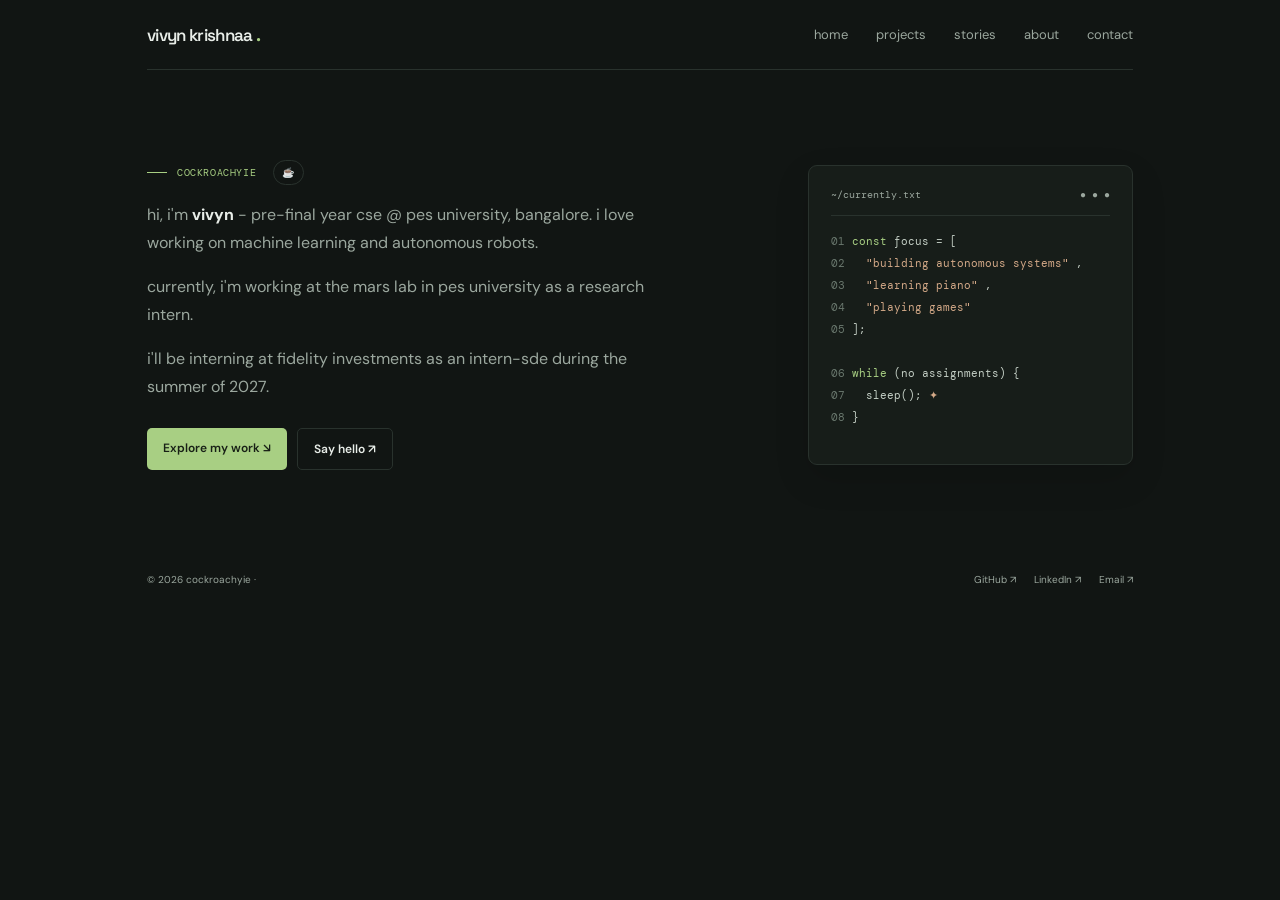
<file: index.html>
<!DOCTYPE html>
<html lang="en">
  <head>
    <meta charset="utf-8"/>
    <meta content="width=device-width, initial-scale=1" name="viewport"/>
    <meta content="#111513" name="theme-color"/>
    <meta content="Vivyn Krishnaa's Portfolio Website" name="description"/>
    <title>
      cockroachyie.dev
    </title>
    <link href="style.css" rel="stylesheet"/>
  </head>
  <body>
    <div class="wrap">
      <header class="topbar">
        <a class="brand" href="#top">
          vivyn krishnaa
          <span>
            <b>
              .
            </b>
          </span>
        </a>
        <nav class="nav">
          <a href="index.html">
            home
          </a>
          <a href="projects.html">
            projects
          </a>
           <a href="stories.html">
            stories
          </a>
          <a href="about.html">
            about
          </a>
          <a href="contact.html">
            contact
          </a>
        </nav>
      </header>
      <main id="top">
        <section class="hero">
          <div>
            <div class="eyebrow">
              cockroachyie
              <span class="sticker">
                ☕
              </span>
            </div>
            <p class="intro">
              hi, i'm
              <strong>
                vivyn
              </strong>
              - pre-final year cse @ pes university, bangalore. i love working on machine learning and autonomous robots.
            </p>
            <p class="intro">
              currently, i'm working at the mars lab in pes university as a research intern.
            </p>
            <p class="intro">
              i'll be interning at fidelity investments as an intern-sde during the summer of 2027.
            </p>
            <div class="actions">
              <a class="button" href="projects.html">
                Explore my work &searrow;
              </a>
              <a class="button secondary" href="contact.html">
                Say hello &nearrow;
              </a>
            </div>
          </div>
          <aside class="card">
            <div class="card-top">
              <span>
                ~/currently.txt
              </span>
              <span>
                ● ● ●
              </span>
            </div>
            <div class="terminal">
              <div>
                <span class="dim">
                  01
                </span>
                <span class="green">
                  const
                </span>
                focus = [
              </div>
              <div>
                <span class="dim">
                  02
                </span>
                &nbsp;
                <span class="orange">
                  "building autonomous systems"
                </span>
                ,
              </div>
              <div>
                <span class="dim">
                  03
                </span>
                &nbsp;
                <span class="orange">
                  "learning piano"
                </span>
                ,
              </div>
              <div>
                <span class="dim">
                  04
                </span>
                &nbsp;
                <span class="orange">
                  "playing games"
                </span>
              </div>
              <div>
                <span class="dim">
                  05
                </span>
                ];
              </div>
              <br/>
              <div>
                <span class="dim">
                  06
                </span>
                <span class="green">
                  while
                </span>
                (no assignments) {
              </div>
              <div>
                <span class="dim">
                  07
                </span>
                &nbsp; sleep();
                <span class="orange">
                  ✦
                </span>
              </div>
              <div>
                <span class="dim">
                  08
                </span>
                }
              </div>
            </div>
          </aside>
        </section>
      </main>
      <footer>
        <span>
          &copy; 2026 cockroachyie &middot; 
        </span>
        <div class="socials">
          <a href="https://github.com/cockroachyie">
            GitHub &nearrow;
          </a>
          <a href="https://www.linkedin.com/in/vivyn-krishnaa-90a889230/">
            LinkedIn &nearrow;
          </a>
          <a href="contact.html">
            Email &nearrow;
          </a>
        </div>
      </footer>
    </div>
  </body>
</html>
</file>
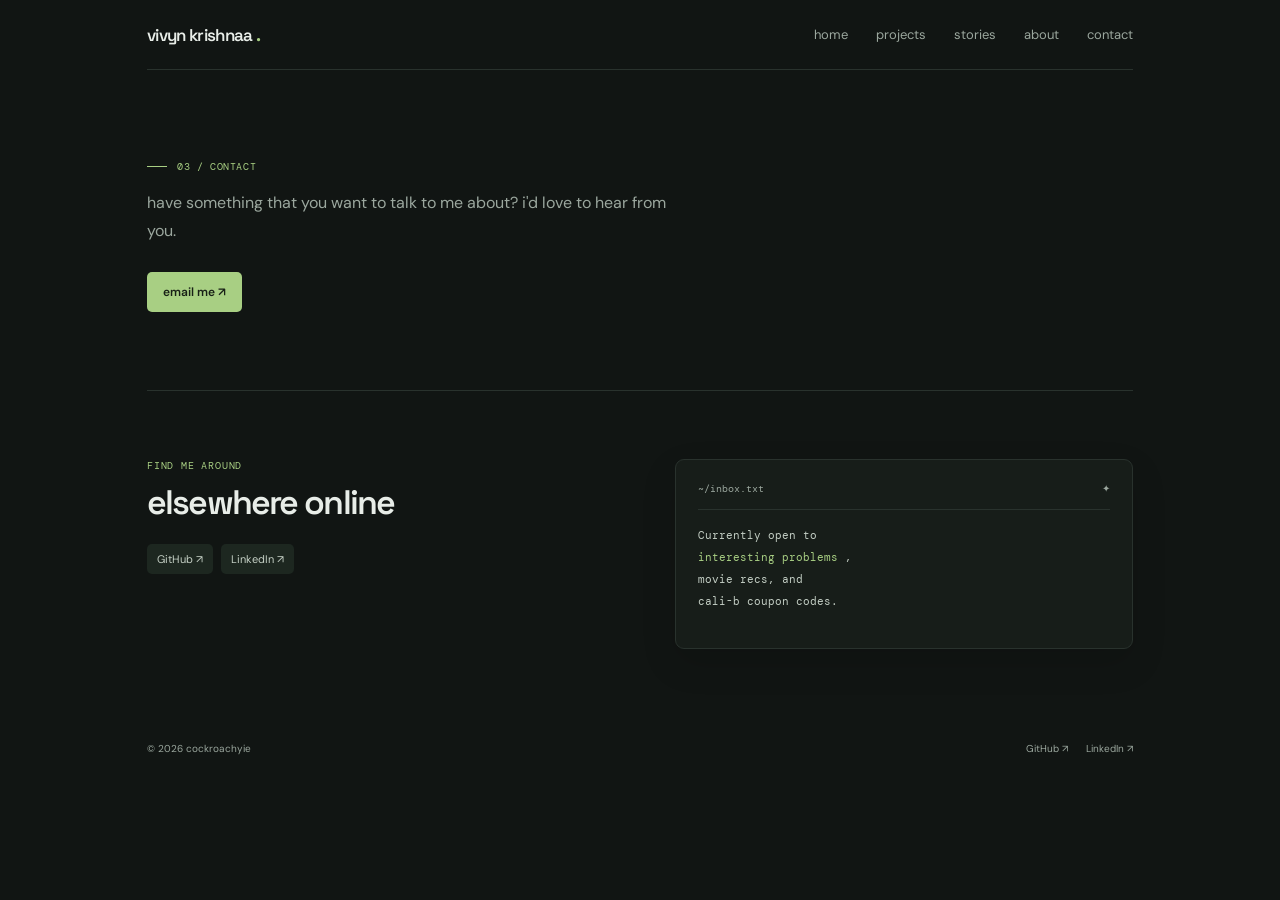
<file: contact.html>
<!DOCTYPE html>
<html lang="en">
  <head>
    <meta charset="utf-8"/>
    <meta content="width=device-width, initial-scale=1" name="viewport"/>
    <meta content="#111513" name="theme-color"/>
    <title>
      cockroachyie.me - contact me
    </title>
    <link href="style.css" rel="stylesheet"/>
  </head>
  <body>
    <div class="wrap">
      <header class="topbar">
        <a class="brand" href="index.html">
          vivyn krishnaa
          <b>
            .
          </b>
        </a>
        <nav class="nav">
          <a href="index.html">
            home
          </a>
          <a href="projects.html">
            projects
          </a>
           <a href="stories.html">
            stories
          </a>
          <a href="about.html">
            about
          </a>
          <a href="contact.html">
            contact
          </a>
        </nav>
      </header>
      <main>
        <section class="hero">
          <div>
            <div class="eyebrow">
              03 / Contact
            </div>
            <p class="intro">
              have something that you want to talk to me about? i'd love to hear from you.
            </p>
            <div class="actions">
              <a class="button" href="mailto:vivynkrishnaa@gmail.com">
                email me &nearrow;
              </a>
            </div>
          </div>
        </section>
        <section class="section">
          <div class="about-grid">
            <div>
              <div class="kicker">
                find me around
              </div>
              <h2>
                elsewhere online
              </h2>
              <div class="skills">
                <a class="skill" href="https://github.com/cockroachyie">
                  GitHub &nearrow;
                </a>
                <a class="skill" href="https://www.linkedin.com/in/vivyn-krishnaa-90a889230/">
                  LinkedIn &nearrow;
                </a>
              </div>
            </div>
            <div class="card">
              <div class="card-top">
                <span>
                  ~/inbox.txt
                </span>
                <span>
                  ✦
                </span>
              </div>
              <div class="terminal">
                Currently open to
                <br/>
                <span class="green">
                  interesting problems
                </span>
                ,
                <br/>
                movie recs, and
                <br/>
                cali-b coupon codes.
              </div>
            </div>
          </div>
        </section>
      </main>
      <footer>
        <span>
          &copy; 2026 cockroachyie
        </span>
        <div class="socials">
          <a href="https://github.com/cockroachyie">
            GitHub &nearrow;
          </a>
          <a href="https://www.linkedin.com/in/vivyn-krishnaa-90a889230/">
            LinkedIn &nearrow;
          </a>
        </div>
      </footer>
    </div>
  </body>
</html>
</file>
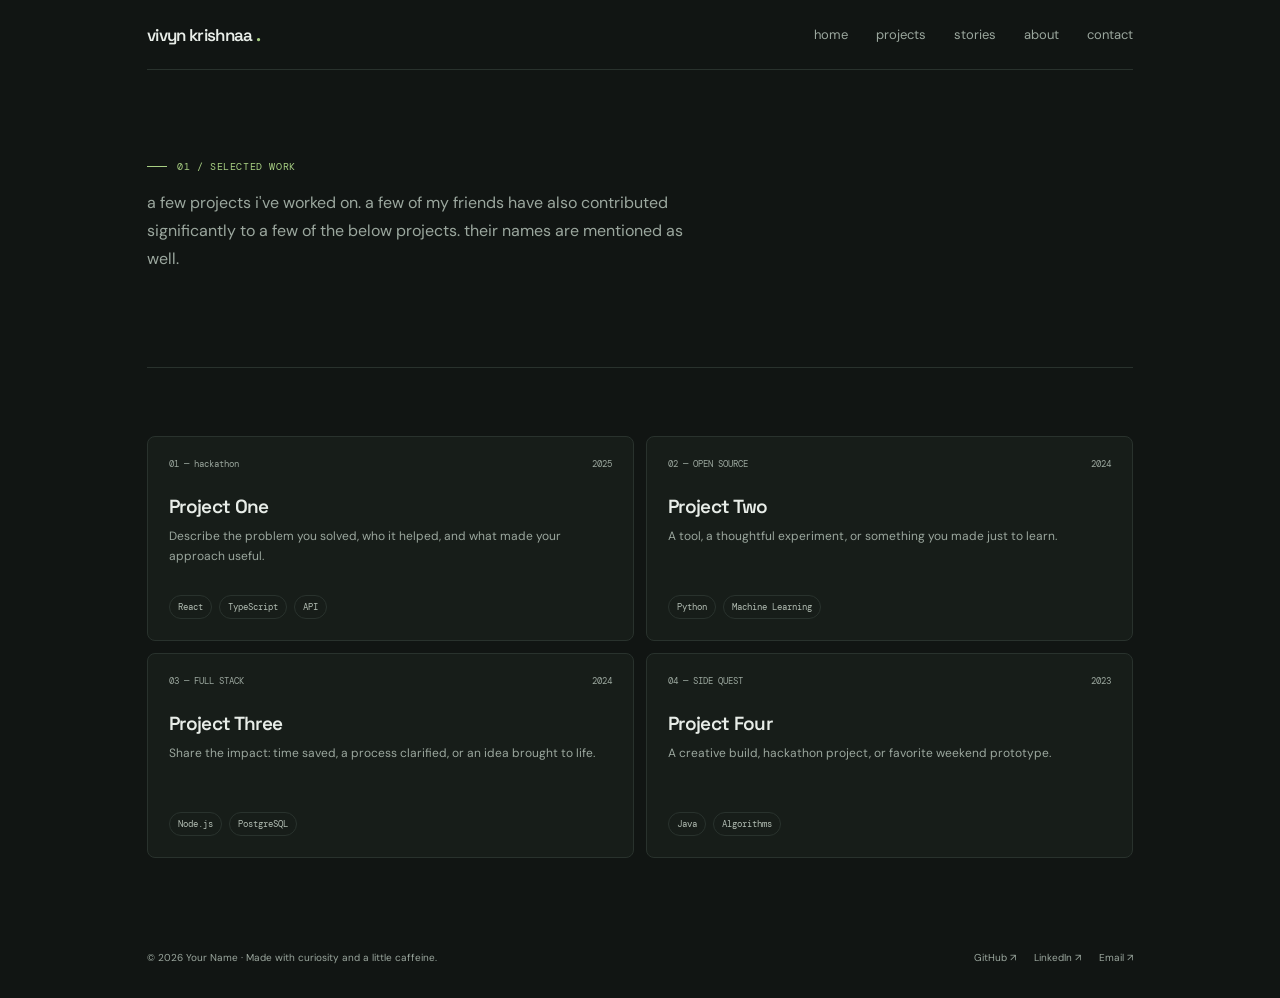
<file: projects.html>
<!DOCTYPE html>
<html lang="en">
  <head>
    <meta charset="utf-8"/>
    <meta content="width=device-width, initial-scale=1" name="viewport"/>
    <meta content="#111513" name="theme-color"/>
    <title>
      cockroachyie.me - projects
    </title>
    <link href="style.css" rel="stylesheet"/>
  </head>
  <body>
    <div class="wrap">
      <header class="topbar">
        <a class="brand" href="index.html">
          vivyn krishnaa
          <b>
            .
          </b>
        </a>
        <nav class="nav">
          <a href="index.html">
            home
          </a>
          <a href="projects.html">
            projects
          </a>
           <a href="stories.html">
            stories
          </a>
          <a href="about.html">
            about
          </a>
          <a href="contact.html">
            contact
          </a>
        </nav>
      </header>
      <main>
        <section class="hero">
          <div>
            <div class="eyebrow">
              01 / Selected work
            </div>
            
            <p class="intro">
              a few projects i've worked on. a few of my friends have also contributed significantly to a few of the below projects. their names are mentioned as well.
            </p>
          </div>
        </section>
        <section class="section">
          <div class="projects">
            <article class="project">
              <div class="project-meta">
                <span>
                  01 &mdash; hackathon
                </span>
                <span>
                  2025
                </span>
              </div>
              <h3>
                Project One
              </h3>
              <p>
                Describe the problem you solved, who it helped, and what made your approach useful.
              </p>
              <div class="tags">
                <span class="tag">
                  React
                </span>
                <span class="tag">
                  TypeScript
                </span>
                <span class="tag">
                  API
                </span>
              </div>
            </article>
            <article class="project">
              <div class="project-meta">
                <span>
                  02 &mdash; OPEN SOURCE
                </span>
                <span>
                  2024
                </span>
              </div>
              <h3>
                Project Two
              </h3>
              <p>
                A tool, a thoughtful experiment, or something you made just to learn.
              </p>
              <div class="tags">
                <span class="tag">
                  Python
                </span>
                <span class="tag">
                  Machine Learning
                </span>
              </div>
            </article>
            <article class="project">
              <div class="project-meta">
                <span>
                  03 &mdash; FULL STACK
                </span>
                <span>
                  2024
                </span>
              </div>
              <h3>
                Project Three
              </h3>
              <p>
                Share the impact: time saved, a process clarified, or an idea brought to life.
              </p>
              <div class="tags">
                <span class="tag">
                  Node.js
                </span>
                <span class="tag">
                  PostgreSQL
                </span>
              </div>
            </article>
            <article class="project">
              <div class="project-meta">
                <span>
                  04 &mdash; SIDE QUEST
                </span>
                <span>
                  2023
                </span>
              </div>
              <h3>
                Project Four
              </h3>
              <p>
                A creative build, hackathon project, or favorite weekend prototype.
              </p>
              <div class="tags">
                <span class="tag">
                  Java
                </span>
                <span class="tag">
                  Algorithms
                </span>
              </div>
            </article>
          </div>
        </section>
      </main>
      <footer>
        <span>
          &copy; 2026 Your Name &middot; Made with curiosity and a little caffeine.
        </span>
        <div class="socials">
          <a href="https://github.com/yourusername">
            GitHub &nearrow;
          </a>
          <a href="https://linkedin.com/in/yourusername">
            LinkedIn &nearrow;
          </a>
          <a href="contact.html">
            Email &nearrow;
          </a>
        </div>
      </footer>
    </div>
  </body>
</html>
</file>
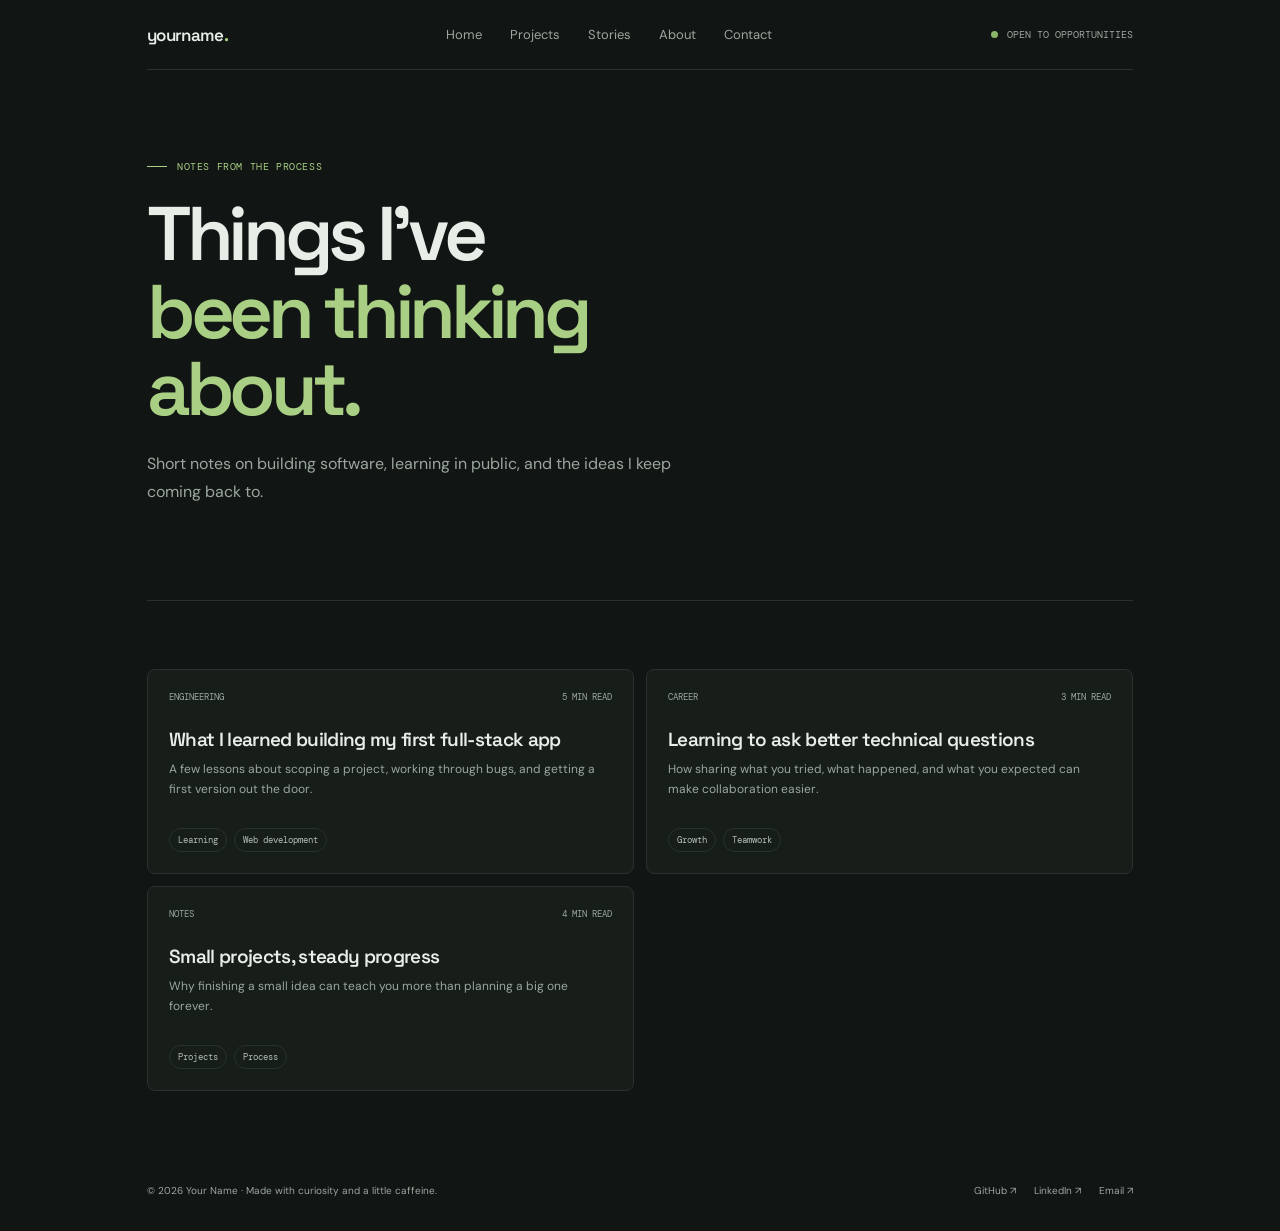
<file: stories.html>
<!doctype html>
<html lang="en">
  <head>
    <meta charset="utf-8" />
    <meta name="viewport" content="width=device-width, initial-scale=1" />
    <meta name="theme-color" content="#111513" />
    <meta
      name="description"
      content="Notes, lessons, and stories by Your Name."
    />
    <title>Stories — Your Name</title>
    <link href="style.css" rel="stylesheet" />
  </head>
  <body>
    <div class="wrap">
      <header class="topbar">
        <a class="brand" href="index.html">yourname<b>.</b></a>

        <nav class="nav">
          <a href="index.html">Home</a>
          <a href="projects.html">Projects</a>
          <a href="stories.html">Stories</a>
          <a href="about.html">About</a>
          <a href="contact.html">Contact</a>
        </nav>

        <div class="availability">
          <span class="dot"></span>
          OPEN TO OPPORTUNITIES
        </div>
      </header>

      <main>
        <section class="hero">
          <div>
            <div class="eyebrow">Notes from the process</div>
            <h1>
              Things I’ve<br />
              <em>been thinking about.</em>
            </h1>
            <p class="intro">
              Short notes on building software, learning in public, and the
              ideas I keep coming back to.
            </p>
          </div>
        </section>

        <section class="section">
          <div class="projects">
            <article class="project">
              <div class="project-meta">
                <span>ENGINEERING</span>
                <span>5 MIN READ</span>
              </div>
              <h3>What I learned building my first full-stack app</h3>
              <p>
                A few lessons about scoping a project, working through bugs,
                and getting a first version out the door.
              </p>
              <div class="tags">
                <span class="tag">Learning</span>
                <span class="tag">Web development</span>
              </div>
            </article>

            <article class="project">
              <div class="project-meta">
                <span>CAREER</span>
                <span>3 MIN READ</span>
              </div>
              <h3>Learning to ask better technical questions</h3>
              <p>
                How sharing what you tried, what happened, and what you expected
                can make collaboration easier.
              </p>
              <div class="tags">
                <span class="tag">Growth</span>
                <span class="tag">Teamwork</span>
              </div>
            </article>

            <article class="project">
              <div class="project-meta">
                <span>NOTES</span>
                <span>4 MIN READ</span>
              </div>
              <h3>Small projects, steady progress</h3>
              <p>
                Why finishing a small idea can teach you more than planning a
                big one forever.
              </p>
              <div class="tags">
                <span class="tag">Projects</span>
                <span class="tag">Process</span>
              </div>
            </article>
          </div>
        </section>
      </main>

      <footer>
        <span>© 2026 Your Name · Made with curiosity and a little caffeine.</span>
        <div class="socials">
          <a href="https://github.com/yourusername">GitHub ↗</a>
          <a href="https://linkedin.com/in/yourusername">LinkedIn ↗</a>
          <a href="contact.html">Email ↗</a>
        </div>
      </footer>
    </div>
  </body>
</html>
</file>
<file: style.css>
@import url('https://fonts.googleapis.com/css2?family=DM+Mono:wght@400;500&family=DM+Sans:wght@400;500;600;700&family=Space+Grotesk:wght@400;500;600;700&display=swap');
:root {
  --paper: #111513;
  --ink: #e8ede8;
  --muted: #9ba79e;
  --green: #a8cf83;
  --line: #29322d;
  --white: #171d19;
  --orange: #d2a887;
}
* {
  box-sizing: border-box;
}
html {
  scroll-behavior: smooth;
}
body {
  margin: 0;
  background: var(--paper);
  color: var(--ink);
  font-family: 'DM Sans',sans-serif;
}
a {
  color: inherit;
  text-decoration: none;
}
.wrap {
  max-width: 1050px;
  margin: auto;
  padding: 0 32px;
}
.topbar {
  height: 70px;
  display: flex;
  align-items: center;
  justify-content: space-between;
  border-bottom: 1px solid var(--line);
}
.brand {
  font: 600 17px 'Space Grotesk';
  letter-spacing: -.04em;
}
.brand b {
  color: var(--green);
}
.nav {
  display: flex;
  gap: 28px;
  font-size: 13px;
  color: var(--muted);
}
.nav a:hover,.socials a:hover {
  color: var(--ink);
}
.availability {
  font: 10px 'DM Mono';
  display: flex;
  gap: 9px;
  align-items: center;
  color: var(--muted);
}
.dot {
  width: 7px;
  height: 7px;
  border-radius: 50%;
  background: #8bb66a;
}
.hero {
  padding: 90px 0 78px;
  display: grid;
  grid-template-columns: 1.3fr .7fr;
  gap: 56px;
  align-items: center;
}
.eyebrow {
  font: 10px 'DM Mono';
  letter-spacing: .06em;
  text-transform: uppercase;
  color: var(--green);
  display: flex;
  align-items: center;
  gap: 10px;
}
.eyebrow:before {
  content: '';
  width: 20px;
  height: 1px;
  background: var(--green);
}
.hero h1 {
  font: 600 clamp(48px,6.5vw,76px)/1.02 'Space Grotesk';
  letter-spacing: -.07em;
  margin: 22px 0;
}
.hero h1 em {
  font-style: normal;
  color: var(--green);
}
.intro {
  font-size: 16px;
  line-height: 1.75;
  color: var(--muted);
  max-width: 540px;
}
.intro strong {
  color: var(--ink);
}
.actions {
  display: flex;
  gap: 10px;
  margin-top: 27px;
}
.button {
  font-size: 12px;
  font-weight: 600;
  padding: 12px 16px;
  border-radius: 5px;
  background: var(--green);
  color: #182016;
  transition: background .2s;
}
.button:hover {
  background: #b9d99a;
}
.button.secondary {
  background: transparent;
  color: var(--ink);
  border: 1px solid var(--line);
}
.button.secondary:hover {
  border-color: var(--muted);
}
.card {
  background: var(--white);
  border: 1px solid var(--line);
  border-radius: 9px;
  padding: 22px;
  box-shadow: 0 14px 35px #0002;
}
.card-top {
  display: flex;
  justify-content: space-between;
  align-items: center;
  font: 10px 'DM Mono';
  color: var(--muted);
  padding-bottom: 14px;
  border-bottom: 1px solid var(--line);
}
.terminal {
  font: 11px/2 'DM Mono';
  padding: 14px 0;
  color: #c3cec4;
}
.terminal .dim {
  color: #69776d;
}
.terminal .green {
  color: var(--green);
}
.terminal .orange {
  color: var(--orange);
}
.sticker {
  display: inline-block;
  color: #bbc7ba;
  font: 10px 'DM Mono';
  border: 1px solid var(--line);
  border-radius: 99px;
  padding: 5px 8px;
  margin-left: 7px;
}
.section {
  padding: 68px 0;
  border-top: 1px solid var(--line);
}
.section-head {
  display: flex;
  justify-content: space-between;
  align-items: end;
  margin-bottom: 28px;
}
.kicker {
  font: 10px 'DM Mono';
  color: var(--green);
  text-transform: uppercase;
  letter-spacing: .08em;
}
.section h2 {
  font: 600 34px 'Space Grotesk';
  letter-spacing: -.055em;
  margin: 9px 0 0;
}
.section-note {
  font-size: 12px;
  color: var(--muted);
}
.projects {
  display: grid;
  grid-template-columns: repeat(2,1fr);
  gap: 12px;
}
.project {
  background: var(--white);
  border: 1px solid var(--line);
  border-radius: 8px;
  padding: 21px;
  min-height: 205px;
  display: flex;
  flex-direction: column;
  transition: border-color .2s;
}
.project:hover {
  border-color: #617451;
}
.project-meta {
  display: flex;
  justify-content: space-between;
  font: 9px 'DM Mono';
  color: var(--muted);
}
.project h3 {
  font: 600 19px 'Space Grotesk';
  letter-spacing: -.035em;
  margin: 24px 0 7px;
}
.project p {
  font-size: 12px;
  color: var(--muted);
  line-height: 1.7;
  margin: 0;
  max-width: 450px;
}
.tags {
  display: flex;
  gap: 7px;
  margin-top: auto;
  padding-top: 18px;
}
.tag {
  font: 9px 'DM Mono';
  border: 1px solid var(--line);
  border-radius: 99px;
  padding: 5px 8px;
  color: #b3beb4;
}
.about-grid {
  display: grid;
  grid-template-columns: 1fr 1fr;
  gap: 70px;
}
.about-copy {
  font-size: 14px;
  line-height: 1.85;
  color: var(--muted);
  max-width: 520px;
}
.about-copy strong {
  color: var(--ink);
  font-weight: 600;
}
.skills {
  display: flex;
  flex-wrap: wrap;
  gap: 8px;
  margin-top: 20px;
}
.skill {
  background: #1d2720;
  padding: 8px 10px;
  border-radius: 5px;
  font-size: 11px;
  color: #c5d0c5;
}
.timeline {
  border-left: 1px solid var(--line);
  padding-left: 22px;
}
.item {
  position: relative;
  margin-bottom: 24px;
}
.item:before {
  content: '';
  position: absolute;
  left: -27px;
  top: 4px;
  width: 7px;
  height: 7px;
  border-radius: 50%;
  background: var(--green);
}
.item small {
  font: 9px 'DM Mono';
  color: var(--muted);
}
.item h3 {
  font-size: 14px;
  margin: 7px 0 4px;
}
.item p {
  font-size: 11px;
  color: var(--muted);
  margin: 0;
}
.contact {
  background: #171d19;
  border: 1px solid var(--line);
  border-radius: 9px;
  padding: 42px;
  display: flex;
  justify-content: space-between;
  align-items: center;
}
.contact h2 {
  font: 600 36px 'Space Grotesk';
  letter-spacing: -.055em;
  margin: 9px 0;
}
.contact p {
  color: var(--muted);
  font-size: 12px;
}
.contact .button {
  background: var(--green);
  color: #182016;
}
footer {
  padding: 25px 0 34px;
  display: flex;
  justify-content: space-between;
  color: var(--muted);
  font-size: 10px;
}
.socials {
  display: flex;
  gap: 18px;
}
.socials a {
  color: var(--muted);
}
@media(max-width:700px) {
  .wrap {
    padding: 0 20px;
  }
  .nav {
    gap: 16px;
  }
  .availability {
    display: none;
  }
  .hero {
    padding: 65px 0;
    grid-template-columns: 1fr;
    gap: 34px;
  }
  .hero h1 {
    font-size: 58px;
  }
  .card {
    max-width: 430px;
  }
  .projects,.about-grid {
    grid-template-columns: 1fr;
  }
  .about-grid {
    gap: 32px;
  }
  .section {
    padding: 54px 0;
  }
  .section-head {
    align-items: start;
    gap: 10px;
    flex-direction: column;
  }
  .section h2 {
    font-size: 30px;
  }
  .contact {
    padding: 30px 24px;
    align-items: flex-start;
    gap: 20px;
    flex-direction: column;
  }
  .contact h2 {
    font-size: 33px;
  }
  footer {
    gap: 16px;
    flex-direction: column;
  }
  .nav a {
    font-size: 11px;
  }
}
</file>
